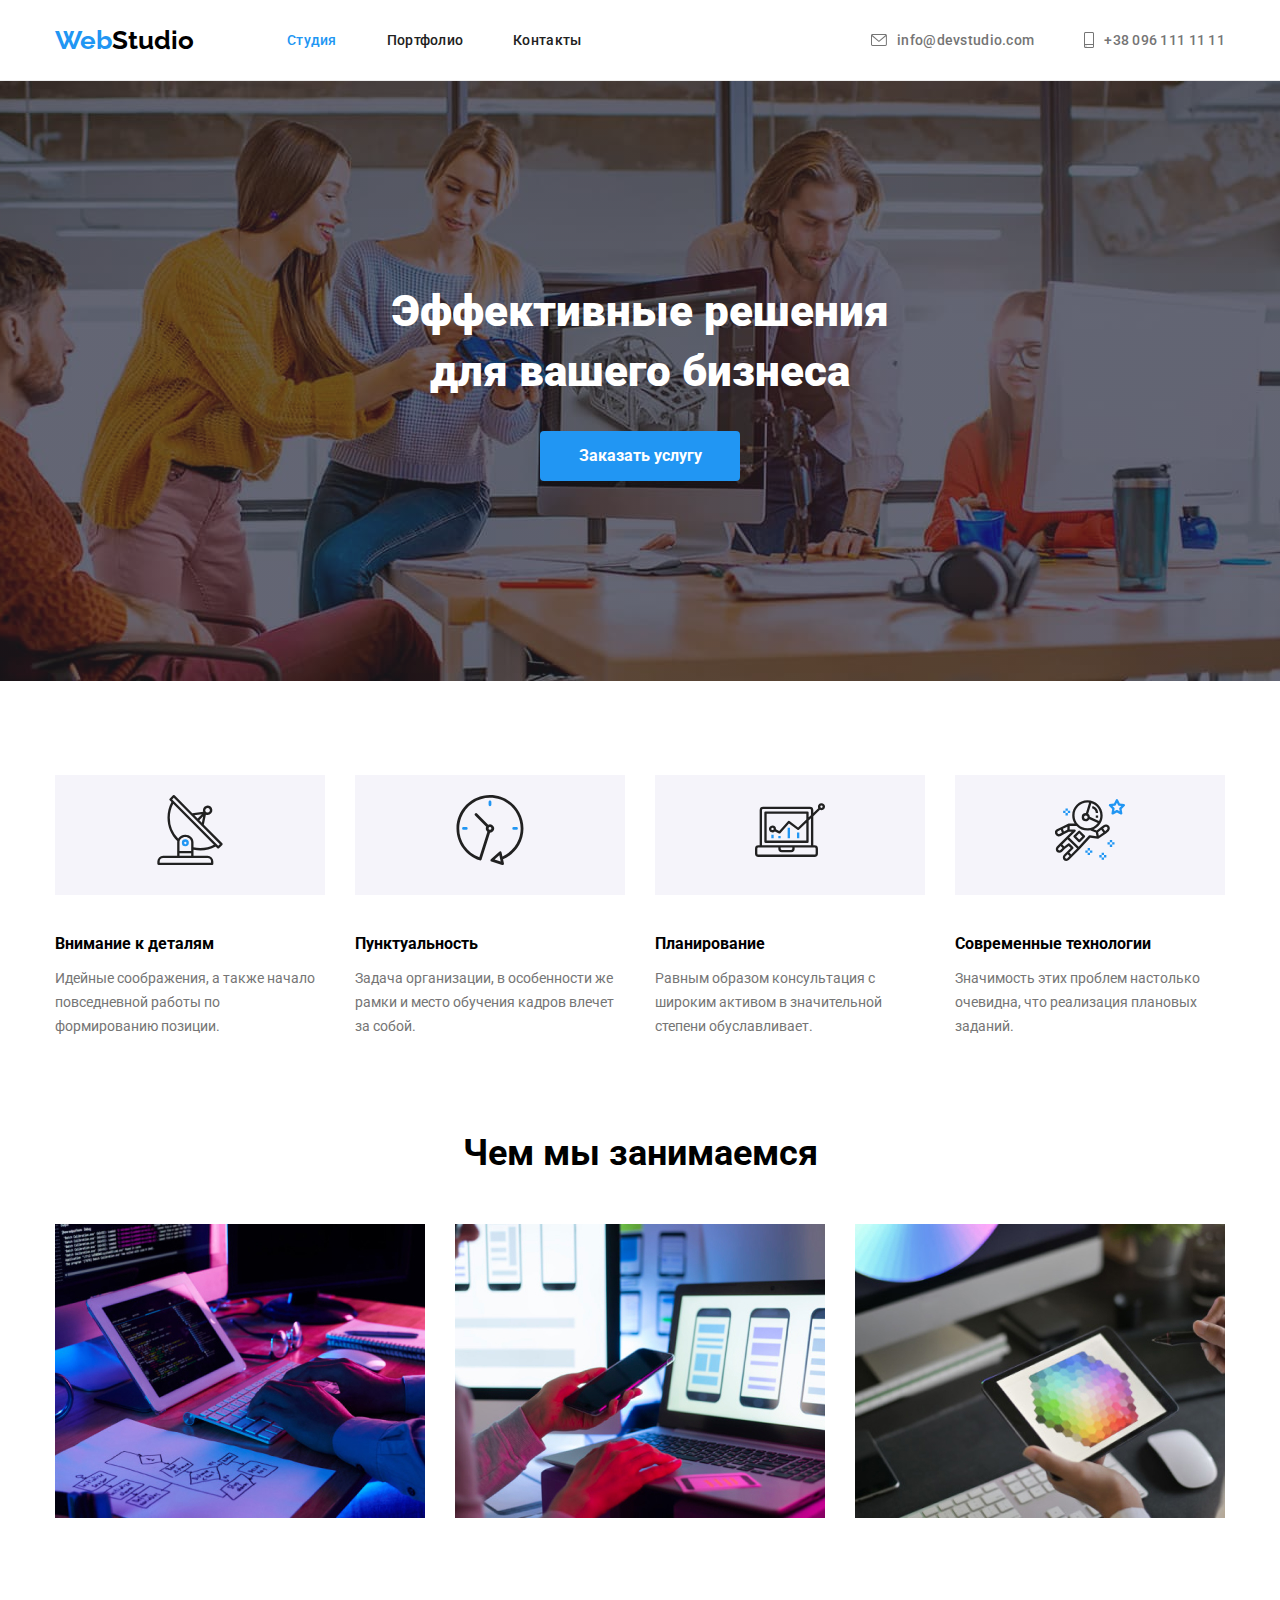
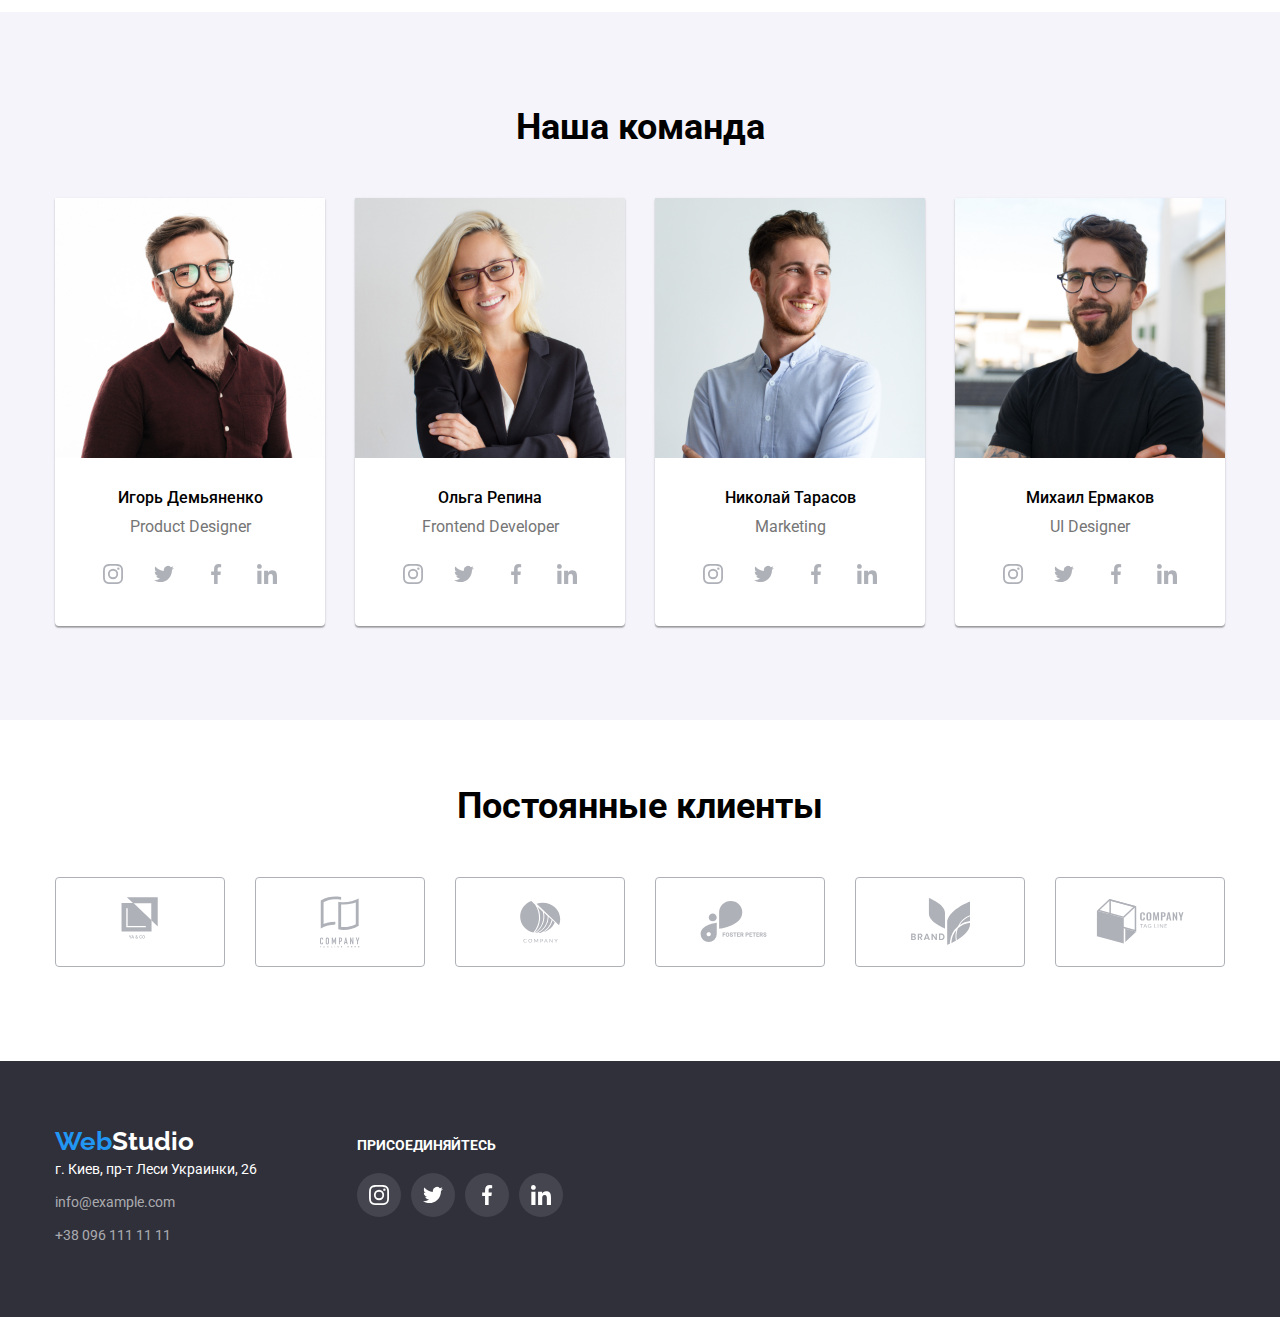
<file: index.html>
<!DOCTYPE html>
<html lang="ru">
<head>
    <meta charset="UTF-8">
    <meta name="viewport" content="width=device-width, initial-scale=1.0">
    <title>Веб-студия</title>
    <link rel="stylesheet" href="./css/modern-normalize.css">
    <link rel="stylesheet" href="./css/styles.css">
    <link rel="stylesheet" href="./css/common.css">
    <link rel="preconnect" href="https://fonts.gstatic.com">
    <link href="https://fonts.googleapis.com/css2?family=Raleway:wght@700&family=Roboto:wght@400;500;700;900&display=swap"
        rel="stylesheet">
    
</head>
<body>
        <!--Хедер-->
     <header class="line">

        <div class="container main-nav">
        <nav class= "site-nav">
            <a href="./index.html" class="logo"> <span class="logo-blue">Web</span><span class="logo-black">Studio</span> </a>
            
            <ul class="nav">
                <li class="nav-link"><a class="link-current" href="./index.html">Студия</a></li>
                <li class="nav-link"><a class="link" href="./portfolio.html">Портфолио</a></li>
                <li class="nav-link"><a class="link" href="#">Контакты</a></li>
            </ul>
        </nav>
        

        <ul class="auth-nav">
            
            <li class="nav-link">
                <a class="link link-svg" href="mailto:info@devstudio.com">
                    <svg class="nav-icons" width="16px" height="12px">
                        <use href="./img/sprite.svg#icon-envelope-h"></use>
                    </svg>
                    info@devstudio.com</a>
                </li>
                
            <li class="nav-link">
                <a class="link link-svg phone" href="tel:+380961111111">
                    <svg class="nav-icons" width="10px" height="16px">
                        <use href="./img/sprite.svg#icon-smartphone"></use>
                    </svg>
                    +38 096 111 11 11</a>
                </li>
       </ul>
        </div>
    
     </header>

     <main>
        <!--Герой-->
        <section class="hero-bcg">
        <div class="container hero ">
       
            <h1 class="hero-title">Эффективные решения <br>для вашего бизнеса</h1>
            <button class="btn-hero">Заказать услугу</button>
        </div>
        </section>

        <!--О нас-->
    <div class="container">
       <section class="section">

         <ul class="section-about" >
             <li class="about">
                 <a href="#">
                 <svg class="about-svg">
                    <use href="./img/sprite.svg#icon-antenna" width="70px" height="70px"></use>
                </svg>
                </a>
                
                 <h3 class="section-subtitle">Внимание к деталям</h3>
                 <p class="section-text">Идейные соображения, а также начало повседневной работы по формированию позиции.</p>
             </li>

             <li class="about" >
                 <a href="#">
                <svg class="about-svg">
                    <use href="./img/sprite.svg#icon-clock" width="70px" height="70px"></use>
                </svg>
                </a>
               
                 <h3 class="section-subtitle">Пунктуальность</h3>
                 <p class="section-text">Задача организации, в особенности же рамки и место обучения кадров влечет за собой.</p>
             </li>

             <li class="about">
                 <a href="#">
                <svg class="about-svg">
                    <use href="./img/sprite.svg#icon-diagram" width="70px" height="70px"></use>
                </svg>
                </a>
                
                 <h3 class="section-subtitle">Планирование</h3>
                 <p class="section-text">Равным образом консультация с широким активом в значительной степени обуславливает.</p>
             </li>
             
             <li class="about"> 
                 <a href="#">
                <svg class="about-svg">
                    <use href="./img/sprite.svg#icon-astronaut" width="70px" height="70px"></use>
                </svg>
                </a>
               
                 <h3 class="section-subtitle">Современные технологии</h3>
                 <p class="section-text">Значимость этих проблем настолько очевидна, что реализация плановых заданий.</p>
             </li>
         </ul>
        
         <h2  class="section-title">Чем мы занимаемся</h2>
         <ul class="section-img">
             <li class="section-card">
                 
             <img src="./img/img-1.jpg" alt="image" width="370">
           
            </li>

            <li class="section-card">
              
                <img src="./img/img-2.jpg" alt="image" width="370">
                
            </li>
            
            <li class="section-card" >
                
                <img src="./img/img-3.jpg" alt="image" width="370">
                
            </li>
         </ul>
        </section>
         </div>
  
        <!--Команда-->
    <div class="section-bcg">
    <div class="container">
       <section class="section">
         <h2 class="section-title" >Наша команда</h2>
         
         <ul class="section-team">
             <li class="section-cards">
                 
                 <div class="img-thumb">
                 <img src="./img/photo-1.jpg"  alt="photo" width="270">
                </div>

                <div class="card-content">
                 <h3 class="team">
                     Игорь Демьяненко</h3>
                 <p class="profession">Product Designer 
                    <ul class="social-networks">
                        <li class="social-links" aria-label="instagram">
                            <a href="#" class="social-contacts">
                            <svg class="icon-svg" width="20px" height="20px">
                                <use href="./img/sprite.svg#icon-instagram"></use>
                            </svg>
                            </a>
                        </li>

                        <li class="social-links" aria-label="twitter">
                            <a href="#" class="social-contacts">
                            <svg class="icon-svg" width="20px" height="20px">
                                <use href="./img/sprite.svg#icon-twitter"></use>
                            </svg>
                            </a>
                        </li>

                        <li  class="social-links" aria-label="facebook">
                            <a href="#" class="social-contacts">
                            <svg class="icon-svg" width="20px" height="20px">
                                <use href="./img/sprite.svg#icon-facebook"></use>
                            </svg>
                            </a>
                        </li>

                        <li  class="social-links" aria-label="linkedin">
                            <a href="#" class="social-contacts">
                            <svg class="icon-svg" width="20px" height="20px">
                                <use href="./img/sprite.svg#icon-linkedin"></use>
                            </svg>
                            </a>
                        </li>
                    </ul>
                 </p>
                
                </div>
             </li>
            <li class="section-cards">
                <div class="img-thumb">
                <img src="./img/photo-2.jpg" alt="photo" width="270">
                </div>

                <div class="card-content">
                <h3 class="team">Ольга Репина</h3>
                <p class="profession">Frontend Developer</p>
                 
                <ul class="social-networks">
                        <li class="social-links" aria-label="instagram">
                            <a href="#" class="social-contacts">
                            <svg class="icon-svg" width="20px" height="20px">
                                <use href="./img/sprite.svg#icon-instagram"></use>
                            </svg>
                            </a>
                        </li>

                        <li class="social-links" aria-label="twitter">
                            <a href="#" class="social-contacts">
                            <svg class="icon-svg" width="20px" height="20px">
                                <use href="./img/sprite.svg#icon-twitter"></use>
                            </svg>
                            </a>
                        </li>

                        <li  class="social-links" aria-label="facebook">
                            <a href="#" class="social-contacts">
                            <svg class="icon-svg" width="20px" height="20px">
                                <use href="./img/sprite.svg#icon-facebook"></use>
                            </svg>
                            </a>
                        </li>

                        <li  class="social-links" aria-label="linkedin">
                            <a href="#" class="social-contacts">
                            <svg class="icon-svg" width="20px" height="20px">
                                <use href="./img/sprite.svg#icon-linkedin"></use>
                            </svg>
                            </a>
                        </li>
                    </ul>
                </div>
            </li>

            <li class="section-cards">
                <div class="img-thumb">
                <img src="./img/photo-3.jpg" alt="photo" width="270">
                </div>

                <div class="card-content">
                <h3 class="team">Николай Тарасов</h3>
                <p class="profession">Marketing</p>
                  <ul class="social-networks">
                        <li class="social-links" aria-label="instagram">
                            <a href="#" class="social-contacts">
                            <svg class="icon-svg" width="20px" height="20px">
                                <use href="./img/sprite.svg#icon-instagram"></use>
                            </svg>
                            </a>
                        </li>

                        <li class="social-links" aria-label="twitter">
                            <a href="#" class="social-contacts">
                            <svg class="icon-svg" width="20px" height="20px">
                                <use href="./img/sprite.svg#icon-twitter"></use>
                            </svg>
                            </a>
                        </li>

                        <li  class="social-links" aria-label="facebook">
                            <a href="#" class="social-contacts">
                            <svg class="icon-svg" width="20px" height="20px">
                                <use href="./img/sprite.svg#icon-facebook"></use>
                            </svg>
                            </a>
                        </li>

                        <li  class="social-links" aria-label="linkedin">
                            <a href="#" class="social-contacts">
                            <svg class="icon-svg" width="20px" height="20px">
                                <use href="./img/sprite.svg#icon-linkedin"></use>
                            </svg>
                            </a>
                        </li>
                    </ul>
                </div>
            </li>

            <li class="section-cards">
                <div class="img-thumb">
                <img src="./img/photo-4.jpg" alt="photo" width="270">
                </div>

                <div class="card-content">
                <h3 class="team">Михаил Ермаков</h3>
                <p class="profession">UI Designer</p>
                  <ul class="social-networks">
                        <li class="social-links" aria-label="instagram">
                            <a href="#" class="social-contacts">
                            <svg class="icon-svg" width="20px" height="20px">
                                <use href="./img/sprite.svg#icon-instagram"></use>
                            </svg>
                            </a>
                        </li>

                        <li class="social-links" aria-label="twitter">
                            <a href="#" class="social-contacts">
                            <svg class="icon-svg" width="20px" height="20px">
                                <use href="./img/sprite.svg#icon-twitter"></use>
                            </svg>
                            </a>
                        </li>

                        <li  class="social-links" aria-label="facebook">
                            <a href="#" class="social-contacts">
                            <svg class="icon-svg" width="20px" height="20px">
                                <use href="./img/sprite.svg#icon-facebook"></use>
                            </svg>
                            </a>
                        </li>

                        <li  class="social-links" aria-label="linkedin">
                            <a href="#" class="social-contacts">
                            <svg class="icon-svg" width="20px" height="20px">
                                <use href="./img/sprite.svg#icon-linkedin"></use>
                            </svg>
                            </a>
                        </li>
                    </ul>
                </div>
            </li>
            
         </ul>
       </section>
    </div>
    </div>

        <!--Клиенты-->
    <div class="container">
        <section class="section-clients">
            <h2 class="section-title">Постоянные клиенты</h2>
            <ul class="clients-logo">

                <li class="clients-card">
                    <a href="#" class="clients-link">
                    <svg class="card-logo"  width="44px" height="49px"> 
                        <use href="./img/sprite.svg#icon-logo-1"></use>
                    </svg>
                    </a>
                </li>

                <li class="clients-card">
                    <a href="#" class="clients-link">
                    <svg class="card-logo"  width="40px" height="52px">
                        <use href="./img/sprite.svg#icon-logo-2"></use>
                    </svg>
                    </a>
                </li>

                <li class="clients-card">
                    <a href="#" class="clients-link">
                    <svg class="card-logo"  width="41px" height="42px">
                        <use href="./img/sprite.svg#icon-logo-3"></use>
                    </svg>
                    </a>
                </li>

                <li class="clients-card">
                    <a href="#" class="clients-link">
                    <svg class="card-logo"  width="80px" height="42px">
                        <use href="./img/sprite.svg#icon-logo-4"></use>
                    </svg>
                    </a>
                </li>

                <li class="clients-card"> 
                    <a href="#" class="clients-link">
                    <svg class="card-logo"  width="59px" height="47px">
                        <use href="./img/sprite.svg#icon-logo-5"></use>
                    </svg>
                    </a>
                </li>

                <li class="clients-card">
                    <a href="#" class="clients-link">
                    <svg class="card-logo" width="89px" height="45px">
                        <use href="./img/sprite.svg#icon-logo-6" ></use> 
                    </svg>
                    </a>
                </li>
            </ul>

        
           
        </section>
    </div>
    
    </main>
     
    <footer>
        <div class="footer">
        <div class="container footer-container">
        <div  class="footer-contacts">
        <span class="footer-logo">
            <a class="logo" href="./index.html"><span class="logo-blue">Web</span><span class="logo-white">Studio</span></a>
        </span>
        <address class="address">
            <p class="address-text">г. Киев, пр-т Леси Украинки, 26</p>
            <ul class="footer-address">
                <li class="mail"><a class="address-link" href="mailto:info@example.com">info@example.com</a></li>
                <li><a class="address-link" href="tel:+380991111111">+38 096 111 11 11</a></li>
            </ul>
        </address>
        </div>
        
        <div class="footer-social-links">
        <b class="footer-title" >ПРИСОЕДИНЯЙТЕСЬ</b>
        <ul class="footer-svg">
            <li class="f-link" aria-label="instagram" >
                <a href="#" class="footer-links">
                <svg class="footer-card" width="20px" height="20px">
                    <use href="./img/sprite.svg#icon-instagram"></use>
                </svg>
                </a>
            </li>
            <li class="f-link"  aria-label="twitter">
                <a href="#" class="footer-links">
                <svg class="footer-card" width="20px" height="20px">
                    <use href="./img/sprite.svg#icon-twitter"></use>
                </svg>
                </a>
            </li>
            <li class="f-link">
                <a href="#" class="footer-links" aria-label="facebook">
                <svg class="footer-card" width="20px" height="20px">
                    <use href="./img/sprite.svg#icon-facebook"></use>
                </svg>
                </a>
            </li>
            <li class="f-link" aria-label="linkedin">
                <a href="#" class="footer-links">
                <svg class="footer-card" width="20px" height="20px"> 
                    <use href="./img/sprite.svg#icon-linkedin" ></use>
                </svg>
                </a>
            </li>
        </ul>
        </div>
        </div>
        </div>
    </footer>
</body>
</html>
</file>
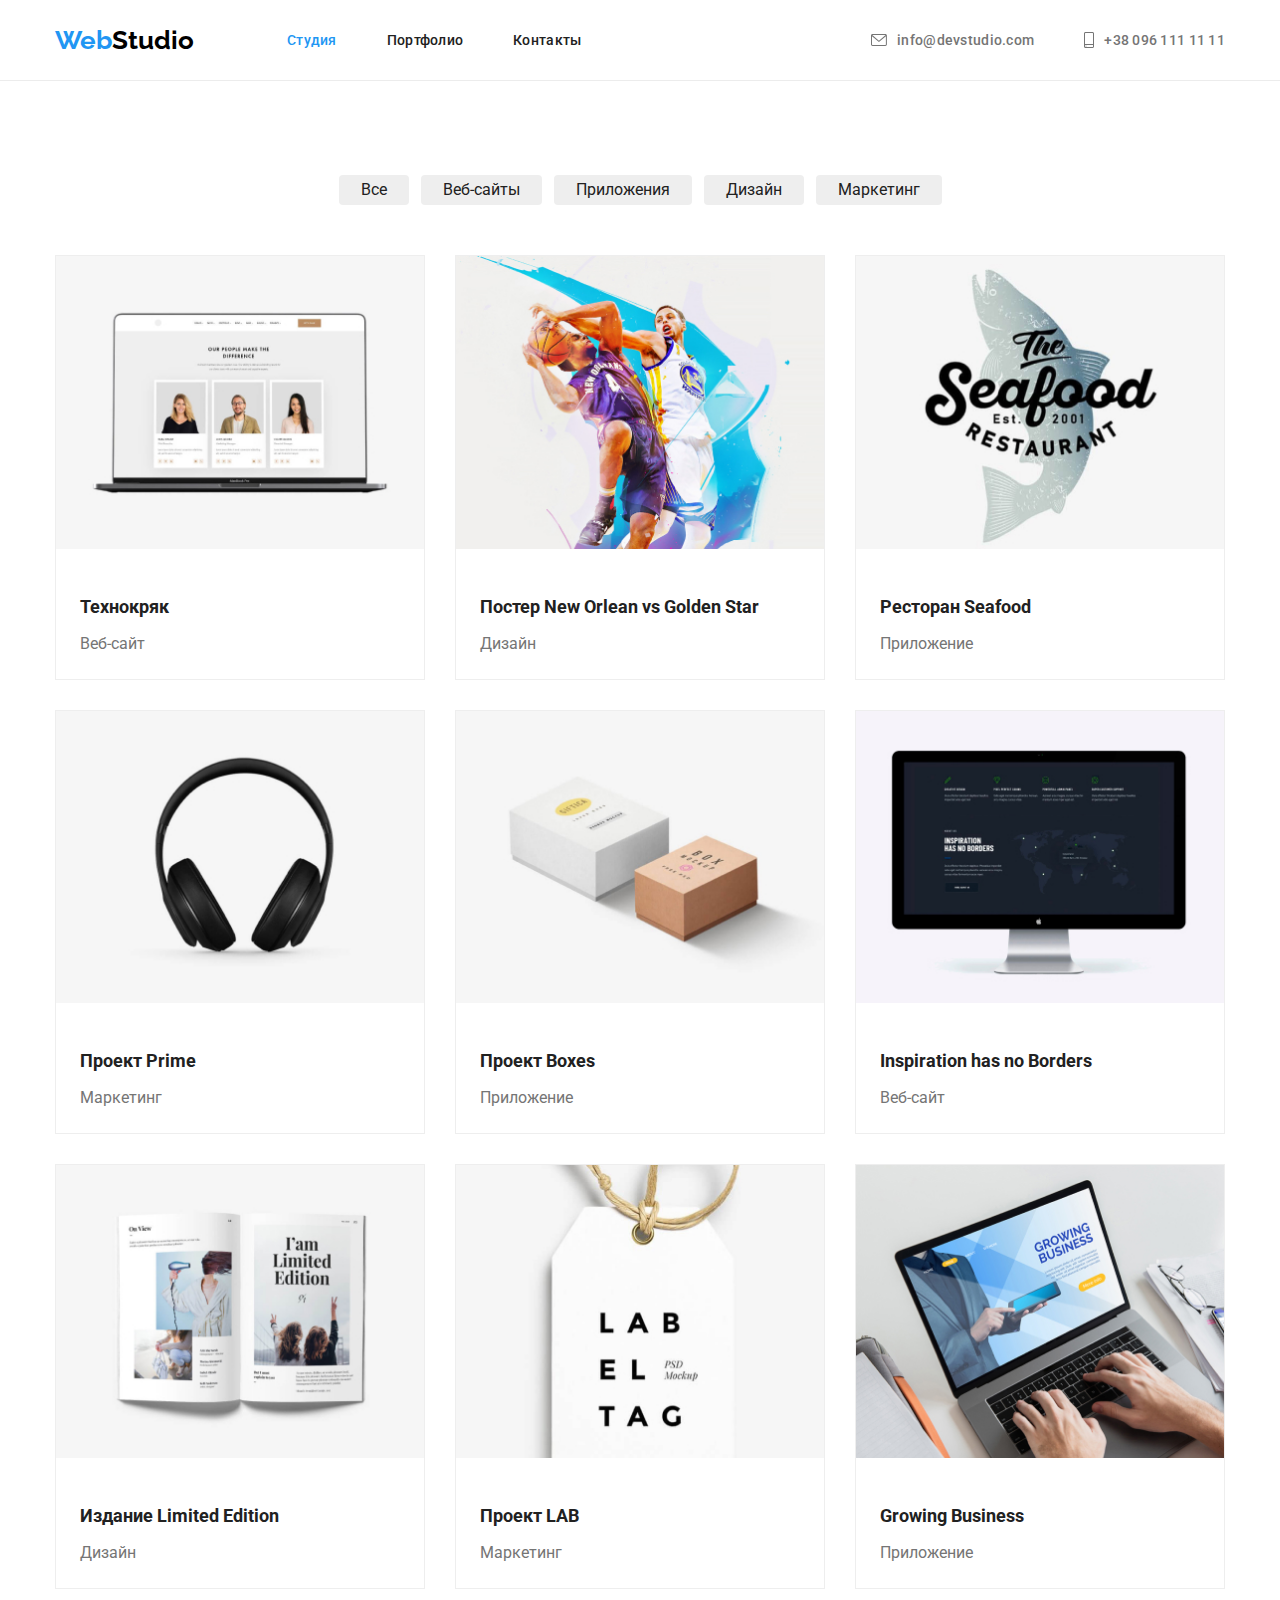
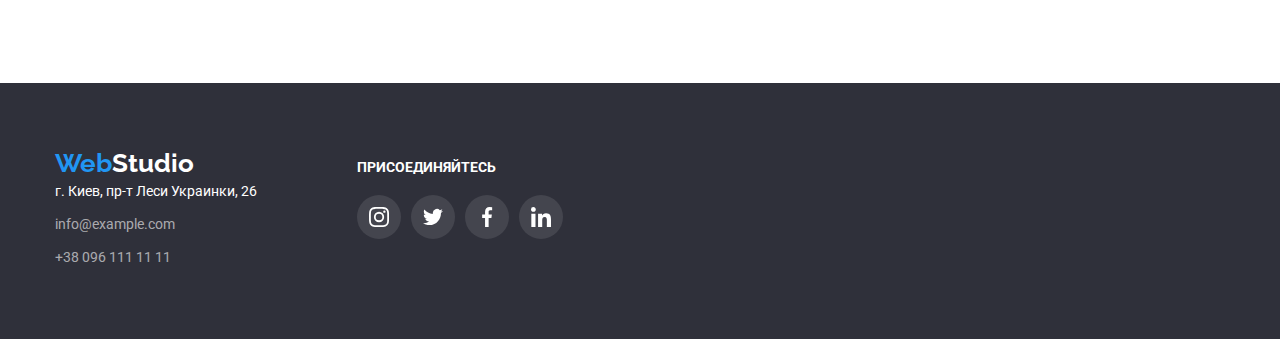
<file: portfolio.html>
<!DOCTYPE html>
<html lang="ru">
<head>
    <meta charset="UTF-8">
    <meta http-equiv="X-UA-Compatible" content="IE=edge">
    <meta name="viewport" content="width=device-width, initial-scale=1.0">
    <title>Portfolio</title>
    <link rel="stylesheet" href="./css/modern-normalize.css">
    <link rel="stylesheet" href="./css/styles.css">
    <link rel="stylesheet" href="./css/common.css">
    <link rel="preconnect" href="https://fonts.gstatic.com">
    <link href="https://fonts.googleapis.com/css2?family=Raleway:wght@700&family=Roboto:wght@400;500;700;900&display=swap"
        rel="stylesheet">
</head>
<body>
    <header class="line">
    
        <div class="container main-nav">
            <nav class="site-nav">
                <a href="./index.html" class="logo"> <span class="logo-blue">Web</span><span
                        class="logo-black">Studio</span> </a>
    
                <ul class="nav">
                    <li class="nav-link"><a class="link-current" href="./index.html">Студия</a></li>
                    <li class="nav-link"><a class="link" href="./portfolio.html">Портфолио</a></li>
                    <li class="nav-link"><a class="link" href="#">Контакты</a></li>
                </ul>
            </nav>
    
    
            <ul class="auth-nav">
    
                <li class="nav-link">
                    <a class="link link-svg" href="mailto:info@devstudio.com">
                        <svg class="nav-icons" width="16px" height="12px">
                            <use href="./img/sprite.svg#icon-envelope-h"></use>
                        </svg>
                        info@devstudio.com</a>
                </li>
    
                <li class="nav-link">
                    <a class="link link-svg phone" href="tel:+380961111111">
                        <svg class="nav-icons" width="10px" height="16px">
                            <use href="./img/sprite.svg#icon-smartphone"></use>
                        </svg>
                        +38 096 111 11 11</a>
                </li>
            </ul>
        </div>
    
    </header>

    <main>
<!--Портфолио-->
<section>
    
    <div class="container">
    <h1 class="visually-hidden"> Галерея проектов с картинками </h1>
    <ul class="buttons">
        <li class="item"> <button class="btn-text"> Все</button></li>
        <li class="item"> <button class="btn-text"> Веб-сайты</button></li>
        <li class="item"> <button class="btn-text">Приложения</button></li>
        <li class="item"> <button class="btn-text"> Дизайн</button></li>
        <li class="item"> <button class="btn-text"> Маркетинг</button></li>
    </ul>
    <!--Сетка элементов-->
    <ul class="projects">
        <li class="card">
            <div class="card-thumb">
            <img src="./img/img-5.jpg" alt="img" width="370">
            </div>

            <div class="card-text">
            <h2 class="projects-title">Технокряк</h2>
            <p class="projects-text">Веб-сайт</p>
            </div>
        </li>

        <li class="card">
            <div class="card-thumb">
            <img src="./img/img-6.jpg" alt="img" width="370">
            </div>

            <div class="card-text">
            <h2 class="projects-title">Постер New Orlean vs Golden Star</h2>
            <p class="projects-text">Дизайн</p>
            </div>
        </li>

        <li class="card">
            <div class="card-thumb">
            <img src="./img/img-7.jpg" alt="img" width="370">
            </div>

            <div class="card-text">
            <h2 class="projects-title">Ресторан Seafood</h2>
            <p class="projects-text">Приложение</p>
            </div>
        </li>
        
        <li class="card">
            <div class="card-thumb">
            <img src="./img/img-8.jpg" width="370" alt="img">
            </div>

            <div class="card-text">
            <h2 class="projects-title">Проект Prime</h2>
            <p class="projects-text">Маркетинг</p>
            </div>
        </li>

        <li class="card">
           <div class="card-thumb">
            <img src="./img/img-9.jpg" alt="img" width="370">
           </div>

           <div class="card-text">
            <h2 class="projects-title">Проект Boxes</h2>
            <p class="projects-text">Приложение</p>
           </div>
        </li>

        <li class="card">
           <div class="card-thumb">
            <img src="./img/img-10.jpg" alt="img" width="370">
           </div>

           <div class="card-text">
            <h2 class="projects-title">Inspiration has no Borders</h2>
            <p class="projects-text">Веб-сайт</p>
           </div>
        </li>

        <li class="card">
            <div class="card-thumb">
            <img src="./img/img-11.jpg" alt="img" width="370">
            </div>

            <div class="card-text">
            <h2 class="projects-title">Издание Limited Edition</h2>
            <p class="projects-text">Дизайн</p>
            </div>
        </li>

        <li class="card">
            <div class="card-thumb">
            <img src="./img/img-12.jpg" alt="img" width="370">
            </div>

            <div class="card-text">
            <h2 class="projects-title">Проект LAB</h2>
            <p class="projects-text">Маркетинг</p>
            </div>
        </li>

        <li class="card">
            <div class="card-thumb">
            <img src="./img/img-13.jpg" alt="img" width="370">
            </div>

            <div class="card-text">
            <h2 class="projects-title">Growing Business</h2>
            <p class="projects-text">Приложение</p>
            </div>
        </li>
    </ul>
    </div>
</section>
    </main>

<footer>
    <div class="footer">
        <div class="container footer-container">
            <div class="footer-contacts">
                <span class="footer-logo">
                    <a class="logo" href="./index.html"><span class="logo-blue">Web</span><span
                            class="logo-white">Studio</span></a>
                </span>
                <address class="address">
                    <p class="address-text">г. Киев, пр-т Леси Украинки, 26</p>
                    <ul class="footer-address">
                        <li class="mail"><a class="address-link" href="mailto:info@example.com">info@example.com</a>
                        </li>
                        <li><a class="address-link" href="tel:+380991111111">+38 096 111 11 11</a></li>
                    </ul>
                </address>
            </div>

            <div class="footer-social-links">
                <b class="footer-title">ПРИСОЕДИНЯЙТЕСЬ</b>
                <ul class="footer-svg">
                    <li class="f-link" aria-label="instagram">
                        <a href="#" class="footer-links">
                            <svg class="footer-card" width="20px" height="20px">
                                <use href="./img/sprite.svg#icon-instagram"></use>
                            </svg>
                        </a>
                    </li>
                    <li class="f-link" aria-label="twitter">
                        <a href="#" class="footer-links">
                            <svg class="footer-card" width="20px" height="20px">
                                <use href="./img/sprite.svg#icon-twitter"></use>
                            </svg>
                        </a>
                    </li>
                    <li class="f-link">
                        <a href="#" class="footer-links" aria-label="facebook">
                            <svg class="footer-card" width="20px" height="20px">
                                <use href="./img/sprite.svg#icon-facebook"></use>
                            </svg>
                        </a>
                    </li>
                    <li class="f-link" aria-label="linkedin">
                        <a href="#" class="footer-links">
                            <svg class="footer-card" width="20px" height="20px">
                                <use href="./img/sprite.svg#icon-linkedin"></use>
                            </svg>
                        </a>
                    </li>
                </ul>
            </div>
        </div>
    </div>
</footer>
</body>           
</html>
</file>
<file: css/styles.css>
html {
  box-sizing: border-box;
}

*,
*::before,
*::after {
  box-sizing: border-box;
}

.container {
  width: 1200px;
  padding-left: 15px;
  padding-right: 15px;
  margin-left: auto;
  margin-right: auto;
}

/*Хедер*/
.phone {
  text-align: center;
}

.nav-icons {
  margin-right: 10px;
  fill: currentColor;
}

.nav {
  display: flex;
}

.site-nav {
  display: flex;
  align-items: center;
}

.main-nav {
  display: flex;
}

.nav .nav-link + .nav-link {
  margin-left: 50px;
}

.auth-nav {
  display: flex;
  align-items: center;
  margin-left: auto;
}

.line {
  border-bottom: 1px solid var(--border-line);
}

.auth-nav .nav-link + .nav-link {
  margin-left: 50px;
}

.link.link-svg {
  display: flex;
  align-items: center;
}

/*Иконки ссылок навигации*/

/*Шрифты*/
body {
  font-family: "Roboto", sans-serif;
  font-size: 14px;
  font-weight: 400;
  line-height: 24px;
  margin: 0;
}

.logo {
  font-family: "Raleway", sans-serif;
  font-weight: bold;
  font-size: 26px;
  line-height: 31px;
  margin-right: 93px;
}

.logo .logo-blue {
  color: var(--text-blue);
}

.logo .logo-white {
  color: var(--text-white);
}

.logo .logo-black {
  color: var(--text-black);
}

/*ссылки, кнопки/main*/

.link,
.link-current {
  display: block;
  padding-top: 32px;
  padding-bottom: 32px;

  color: var(--text-dark-gray);
  font-weight: 500;

  font-size: 14px;
  line-height: 16px;
  letter-spacing: 0.02em;
}

.link:hover,
.link:focus,
.link-current {
  color: var(--text-blue);
}

.link-svg {
  color: var(--text-gray);
}

/*Герой*/

.hero {
  max-width: 1600px;
  max-height: 600px;
  text-align: center;
  padding-top: 200px;
}

.hero-bcg {
  height: 600px;
  max-width: 1600px;
  margin-left: auto;
  margin-right: auto;
  background-color: var(--background);
  background-image: linear-gradient(
      to right,
      rgba(47, 48, 58, 0.4),
      rgba(47, 48, 58, 0.4)
    ),
    url(../img/Img-hero.jpg);
  background-repeat: no-repeat;
  background-position: center;
  background-size: cover;
}

.btn-hero {
  display: inline-block;
  border-radius: 4px;
  padding: 10px 32px;
  min-width: 200px;
  min-height: 50px;

  color: var(--text-white);
  background-color: var(--btn-blue);
  border: none;
  font-size: 16px;
  font-weight: 700;
  line-height: 30px;
}

/*Заголовки секций*/

.hero .hero-title {
  color: var(--text-white);
  margin-top: 0;
  font-weight: 900;
  font-size: 44px;
  line-height: 60px;
  margin-bottom: var(--value-margin);
}

/*О нас*/

.about-svg {
  padding: 20px 100px;
  margin-bottom: 30px;
  width: 270px;
  height: 120px;
  background-color: var(--section-bcg);
}

.section-about {
  display: flex;
  flex-wrap: wrap;
  margin-left: calc(-1 * var(--value-margin));

  padding-top: 94px;
}

.section-about > .about {
  flex-basis: calc(100% / 4 - var(--value-margin));
  margin-left: var(--value-margin);
  display: inline-block;
}

.section-img {
  display: flex;
  flex-wrap: wrap;
  margin-left: calc(-1 * var(--value-margin));
  padding-bottom: 94px;
}

.section-img > .section-card {
  flex-basis: calc(100% / 3 - var(--value-margin));
  margin-left: 30px;
}

.section-title {
  color: var(--text-black);
  padding-top: 94px;
  margin-top: 0;
  margin-bottom: 50px;

  font-weight: bold;
  font-size: 36px;
  line-height: 42px;
  text-align: center;
}

.img-thumb {
  margin-bottom: 30px;
}

.section .section-subtitle .footer-subtitle {
  color: var(--text-dark-gray);
  margin-bottom: 10px;
  font-weight: bold;
  font-size: 14px;
  line-height: 16px;
}

.section .section-text {
  color: var(--text-gray);
  margin-top: 0;
  margin-bottom: 0;
}

/*Команда*/

.profession {
  display: block;
}

.section-bcg {
  background-color: var(--section-bcg);
}

.section-team {
  margin: 0;
  display: flex;
  flex-wrap: wrap;
  padding-bottom: 94px;

  margin-left: calc(-1 * var(--indent-card));
}

.section-team > .section-cards {
  flex-basis: calc(100% / 4 - var(--indent-card));
  margin-left: var(--indent-card);
  box-shadow: 0px 1px 3px rgba(0, 0, 0, 0.12), 0px 1px 1px rgba(0, 0, 0, 0.14),
    0px 2px 1px rgba(0, 0, 0, 0.2);
  background: var(--bcg-white);

  border-radius: 0px 0px 4px 4px;
}

.team {
  color: var(--text-black);
  margin-top: 0;
  margin-bottom: 10px;

  font-weight: 500;
  font-size: 16px;
  line-height: 19px;
}

.profession {
  color: var(--text-gray);
  margin-top: 0;
  margin-bottom: 16px;

  font-weight: normal;
  font-size: 16px;
  line-height: 19px;
}

.card-content {
  text-align: center;
  padding-left: 32px;
  padding-right: 32px;
}

.social-networks {
  padding-bottom: 30px;
  margin: auto;
  list-style: none;
  display: flex;
}

.social-links {
  display: block;
  margin: auto;
  width: 44px;
  height: 44px;
}

.social-contacts {
  display: flex;
  justify-content: center;
  align-items: center;
  width: 44px;
  height: 44px;
  color: var(--border-logo);
}

.social-contacts:hover,
.social-contacts:focus {
  background-color: var(--btn-blue);
  color: var(--text-white);
  border-radius: 50%;
}

.icon-svg {
  fill: currentColor;
}

.icon-svg:hover,
.icon-svg:focus {
  fill: var(--text-white);
}

/*Клиенты*/
.section-clients .section-title {
  padding-top: 65px;
}

.clients-logo .clients-card + .clients-card {
  margin-left: 30px;
}

.clients-logo {
  padding: 0;
  margin: 0;
  list-style: none;
  display: flex;
  justify-content: center;
  padding-bottom: 94px;
}

.clients-link {
  display: flex;
  justify-content: center;
  align-items: center;
  width: 170px;
  height: 90px;
  box-sizing: border-box;
  fill: var(--border-logo);
  border: solid 1px var(--border-logo);
  border-radius: 4px;
}

.clients-link:hover,
.clients-link:focus {
  fill: var(--btn-blue);
  border: solid 1px var(--btn-blue);
}

/*Портфолио*/
.visually-hidden {
  position: absolute;
  width: 1px;
  height: 1px;
  margin: -1px;
  border: 0;
  padding: 0;

  white-space: nowrap;
  clip-path: inset(100%);
  clip: rect(0 0 0 0);
  overflow: hidden;
}

.buttons {
  text-align: center;
  padding-top: 94px;
  margin-bottom: 50px;
  font-weight: 500;
  font-size: 16px;
  line-height: 26px;
}

.item:hover,
.item:focus {
  box-shadow: 0px 3px 1px rgba(0, 0, 0, 0.1), 0px 1px 2px rgba(0, 0, 0, 0.08),
    0px 2px 2px rgba(0, 0, 0, 0.12);
}

.buttons .btn-text {
  color: var(--text-dark-gray);
  border: none;
  background: none;
  outline: none;
  padding: 6px 22px;
  border-radius: 4px;
}

.buttons .item {
  text-decoration: none;
  color: var(--text-white);
  background-color: var(--border-card);
  border: none;
  display: inline-block;

  border-radius: 4px;
}

.buttons .item + .item {
  margin-left: 8px;
}

.btn-text:hover,
.btn-text:focus {
  color: var(--text-white);
  background-color: var(--btn-blue);
}

.item:hover,
.item:focus {
  background-color: var(--btn-blue);
}

.projects {
  padding-bottom: 94px;
  margin: 0;
  display: flex;
  flex-wrap: wrap;

  margin-left: calc(-1 * var(--indent-card));
  margin-top: calc(-1 * var(--indent-card));
}

.projects > .card {
  flex-basis: calc(100% / 3 - var(--indent-card));
  margin-left: var(--indent-card);
  margin-top: var(--indent-card);
  border: 1px solid var(--border-card);
  background: var(--bcg-white);
}

.card-thumb {
  margin-bottom: 20px;
}

.card-text {
  padding: 20px 24px;
}

.projects .projects-title {
  color: var(--text-dark-gray);
  margin-top: 0;
  margin-bottom: 4px;

  font-weight: bold;
  font-size: 18px;
  line-height: 36px;
}

.projects .projects-text {
  font-weight: normal;
  font-size: 16px;
  line-height: 30px;
  color: var(--text-gray);
}

.card:focus,
.card:hover {
  box-shadow: 0px 4px 4px rgba(0, 0, 0, 0.25);
}

/*Подвал*/
.footer-logo .logo {
  padding-top: 60px;
}

.footer-title {
  display: inline-block;
  font-style: normal;
  font-weight: bold;
  font-size: 14px;
  line-height: 16px;
  margin-bottom: 20px;
  color: var(--text-white);
}

.footer {
  background-color: var(--background);
}

.footer-contacts {
  display: inline-block;
}

.footer-logo {
  padding-bottom: 20px;
}

.address .address-link {
  color: var(--text-white-op06);
}

.address .address-text {
  color: var(--text-white);
}

.mail {
  margin: 9px 0;
}

.footer-svg {
  display: flex;
  align-items: center;
}

.footer-social-links {
  display: inline-block;
  margin-left: 70px;
  padding-top: 72px;
  padding-bottom: 100px;
}

.footer-links {
  display: flex;
  justify-content: center;
  align-items: center;
  width: 44px;
  height: 44px;
  background-color: var(--bcg-links);
  border-radius: 50%;
}

.footer-links:focus,
.footer-links:hover {
  background-color: var(--btn-blue);
}

.footer-card {
  fill: var(--text-white);
}

.footer-container {
  display: flex;
  align-items: baseline;
}

.footer-svg .f-link + .f-link {
  margin-left: 10px;
}
</file>
<file: css/common.css>
:root {
  /*Цвет текста*/

  --text-blue: rgba(33, 150, 243, 1);

  --text-black: rgba(0, 0, 0, 1);
  --text-dark-gray: rgba(33, 33, 33, 1);
  --text-gray: rgba(117, 117, 117, 1);

  --text-white: rgba(255, 255, 255, 1);
  --text-white-op06: rgba(255, 255, 255, 0.6);

  /*Цвет фона*/

  --btn-blue: rgba(33, 150, 243, 1);

  --btn-white: rgba(245, 244, 250, 1);
  --background: rgba(47, 48, 58, 1);
  --section-bcg: rgba(245, 244, 250, 1);
  --bcg-white: rgba(255, 255, 255, 1);
  --bcg-links: rgba(255, 255, 255, 0.1);

  /*Портфолио|Сетка*/

  --indent-card: 30px;
  --border-card: rgba(238, 238, 238, 1);
  --border-line: rgba(236, 236, 236, 1);

  /*Главная|Сетки*/

  --value-margin: 30px;

  /*Клиенты*/
  --border-logo: rgba(175, 177, 184, 1);
}
</file>
